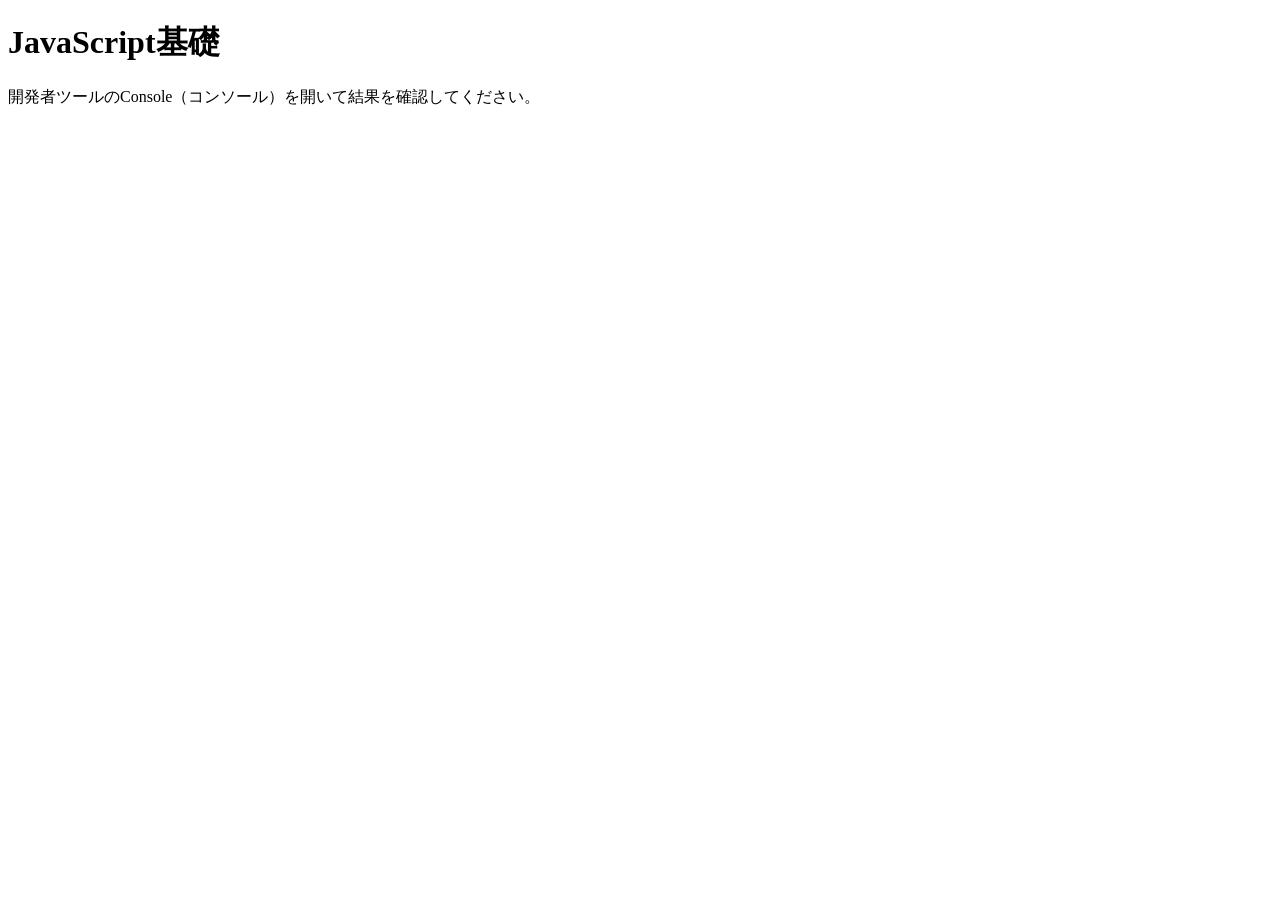
<file: 01_basics/index.html>
<!DOCTYPE html>
<html lang="ja">

<head>
    <meta charset="UTF-8">

    <meta name="viewport" content="width=device-width, initial-scale=1.0">
    <title>01_basics</title>
</head>

<body>
    <h1>JavaScript基礎</h1>
    <p>開発者ツールのConsole（コンソール）を開いて結果を確認してください。</p>
    <script>
        //コメント
        /*複数行
        コメント*/
        console.log('js!', 123);
        console.warn('注意して');
        console.error('間違った');
        const apples = ['apple', 'banana'];

        console.table(apples);
        console.log('yang');

        console.table(['sensei', 'gakusei']);

        const name = 'youshinu';
        console.log(name);
        let name1;
        name1 = 10;
        console.log(name1);
        name1 = 'yangxinyu';
        console.log(name1);
        console.log(2 + 3);
        console.log(15 / 3);
        console.log(5 * 5);
        console.log(1 % 2);
        console.log(3 ** 2);
        let x = 1;
        console.log(x);
        x++;
        console.log(x ** 2);
        console.log(typeof x)


        console.log('tri' + 'dent');
        console.log(10 + 'px')
        const person = `ddd`;
        const pointe = 120;
        console.log(`こんにちは、${person}です。
        点数は${pointe}です。`)
    </script>
</body>

</html>
</file>
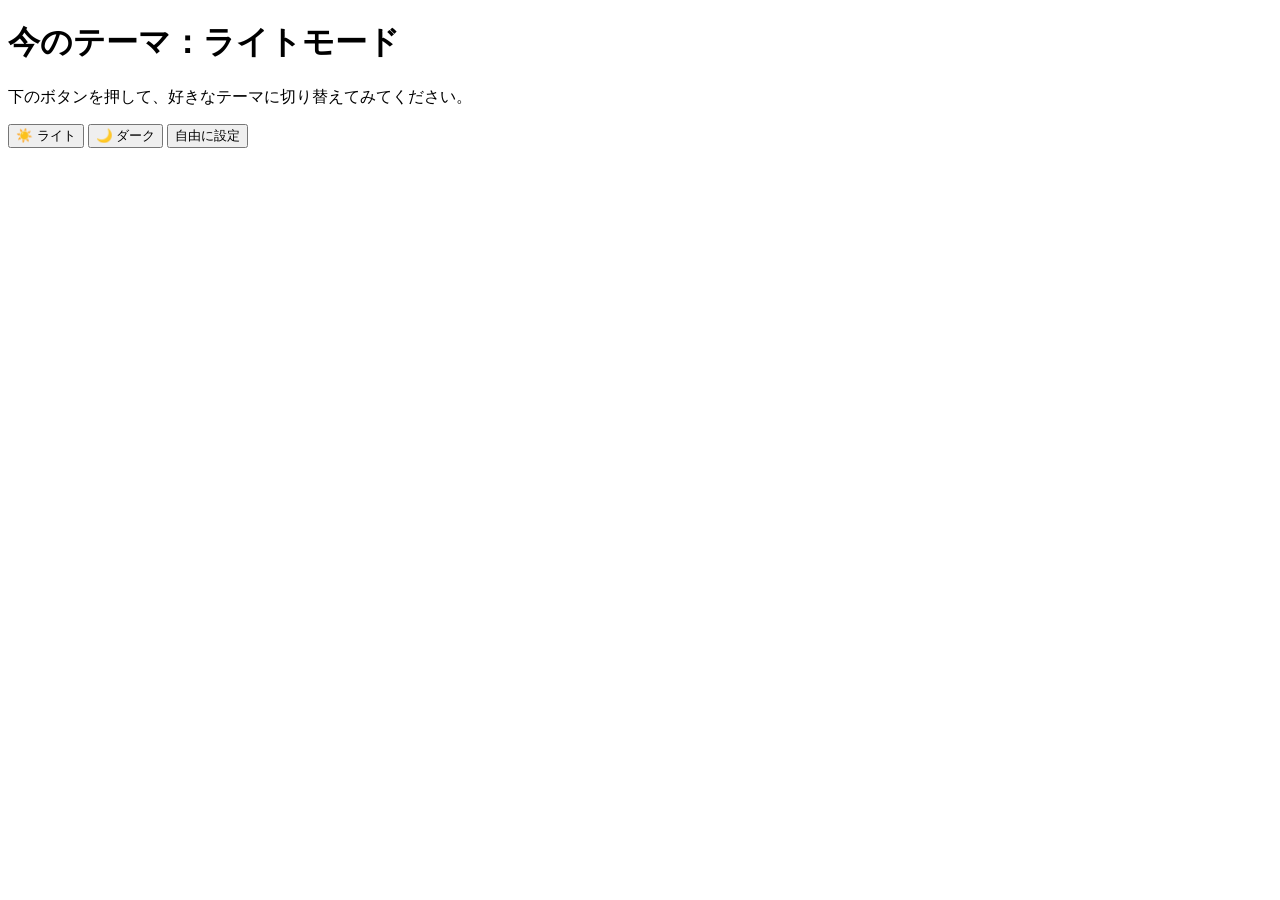
<file: 02_dom/index.html>
<!-- <!DOCTYPE html>
<html lang="ja">
<head>
    <meta charset="UTF-8">
    <meta name="viewport" content="width=device-width, initial-scale=1.0">
    <title>02_DOMの取得と要素の書き換え</title>
    <script defer src="./js/main.js"></script>
</head>
<body>
    <h1 id="main-title">JavaScriptで画面を動かそう</h1>
    <p id="intro">この文章はJavaScriptによって書き換えられます。</p>
    <button id="change-btn">内容を変更する</button>
</body>
</html> -->
<!DOCTYPE html>
<html lang="ja">

<head>
    <meta charset="UTF-8">
    <meta name="viewport" content="width=device-width, initial-scale=1.0">
    <title>02_課題「テーマスイッチャー」</title>
    <script defer src="js/main.js"></script>
</head>

<body>
    <h1 id="theme-title">今のテーマ：ライトモード</h1>
    <p id="theme-desc">下のボタンを押して、好きなテーマに切り替えてみてください。</p>

    <div class="btn-group">
        <button id="btn-light">☀️ ライト</button>
        <button id="btn-dark">🌙 ダーク</button>
        <button id="btn-lightgreen">自由に設定</button>
    </div>
</body>

</html>
</file>
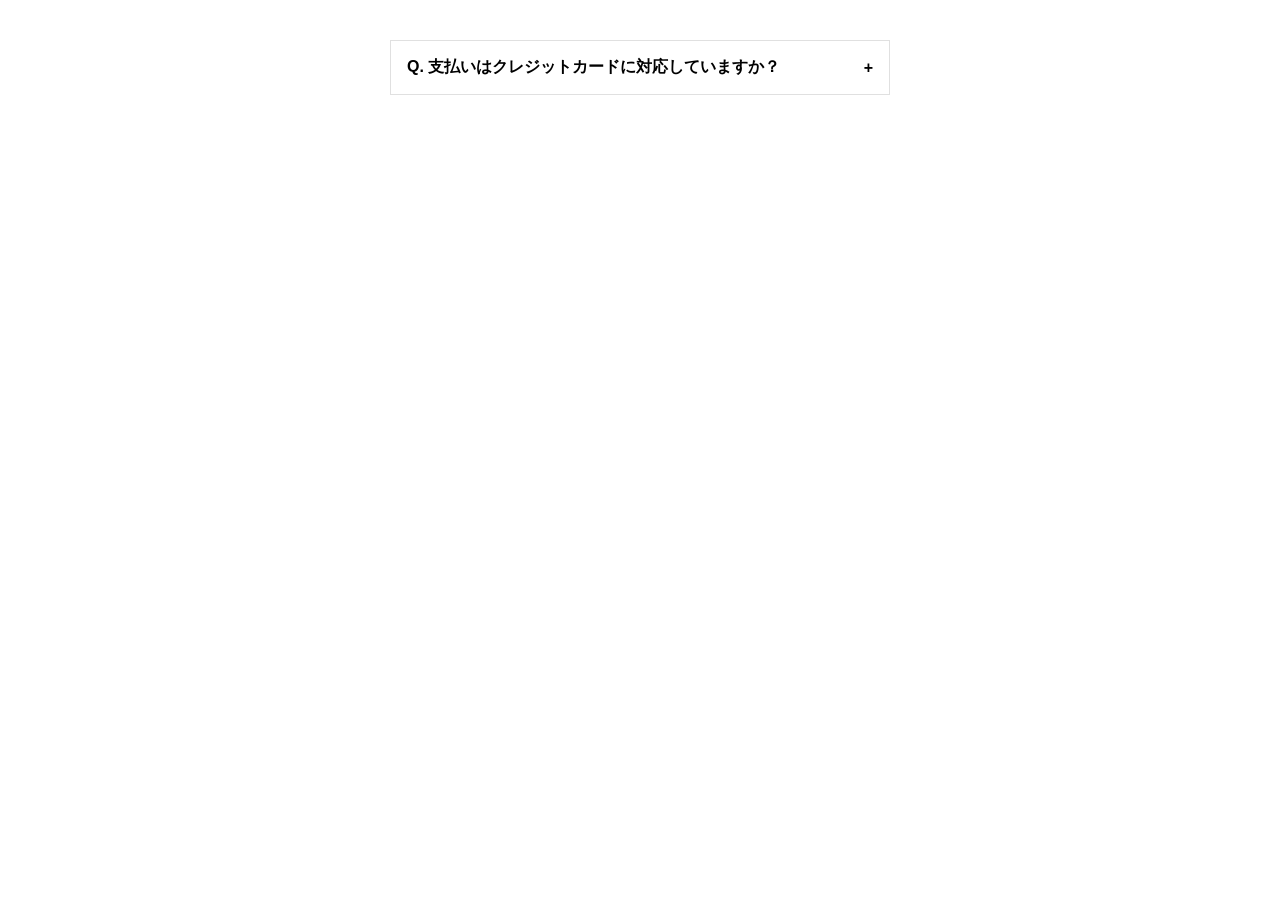
<file: 03_events/sample copy 2/index.html>
<!DOCTYPE html>
<html lang="ja">
<head>
    <meta charset="UTF-8">
    <meta name="viewport" content="width=device-width, initial-scale=1.0">
    <title>03_宿題</title>
    <link rel="stylesheet" href="css/style.css">
    <script defer src="js/main.js"></script>
</head>
<body>
    <div class="accordion">
        <div class="accordion-item">
            <button id="accordion-btn" class="accordion-btn">
                Q. 支払いはクレジットカードに対応していますか？
                <span class="icon">+</span>
            </button>
            <div id="accordion-content" class="accordion-content">
                <p>はい、主要なクレジットカード（Visa, MasterCard, JCBなど）に対応しております。</p>
            </div>
        </div>
    </div>
</body>
</html>
</file>
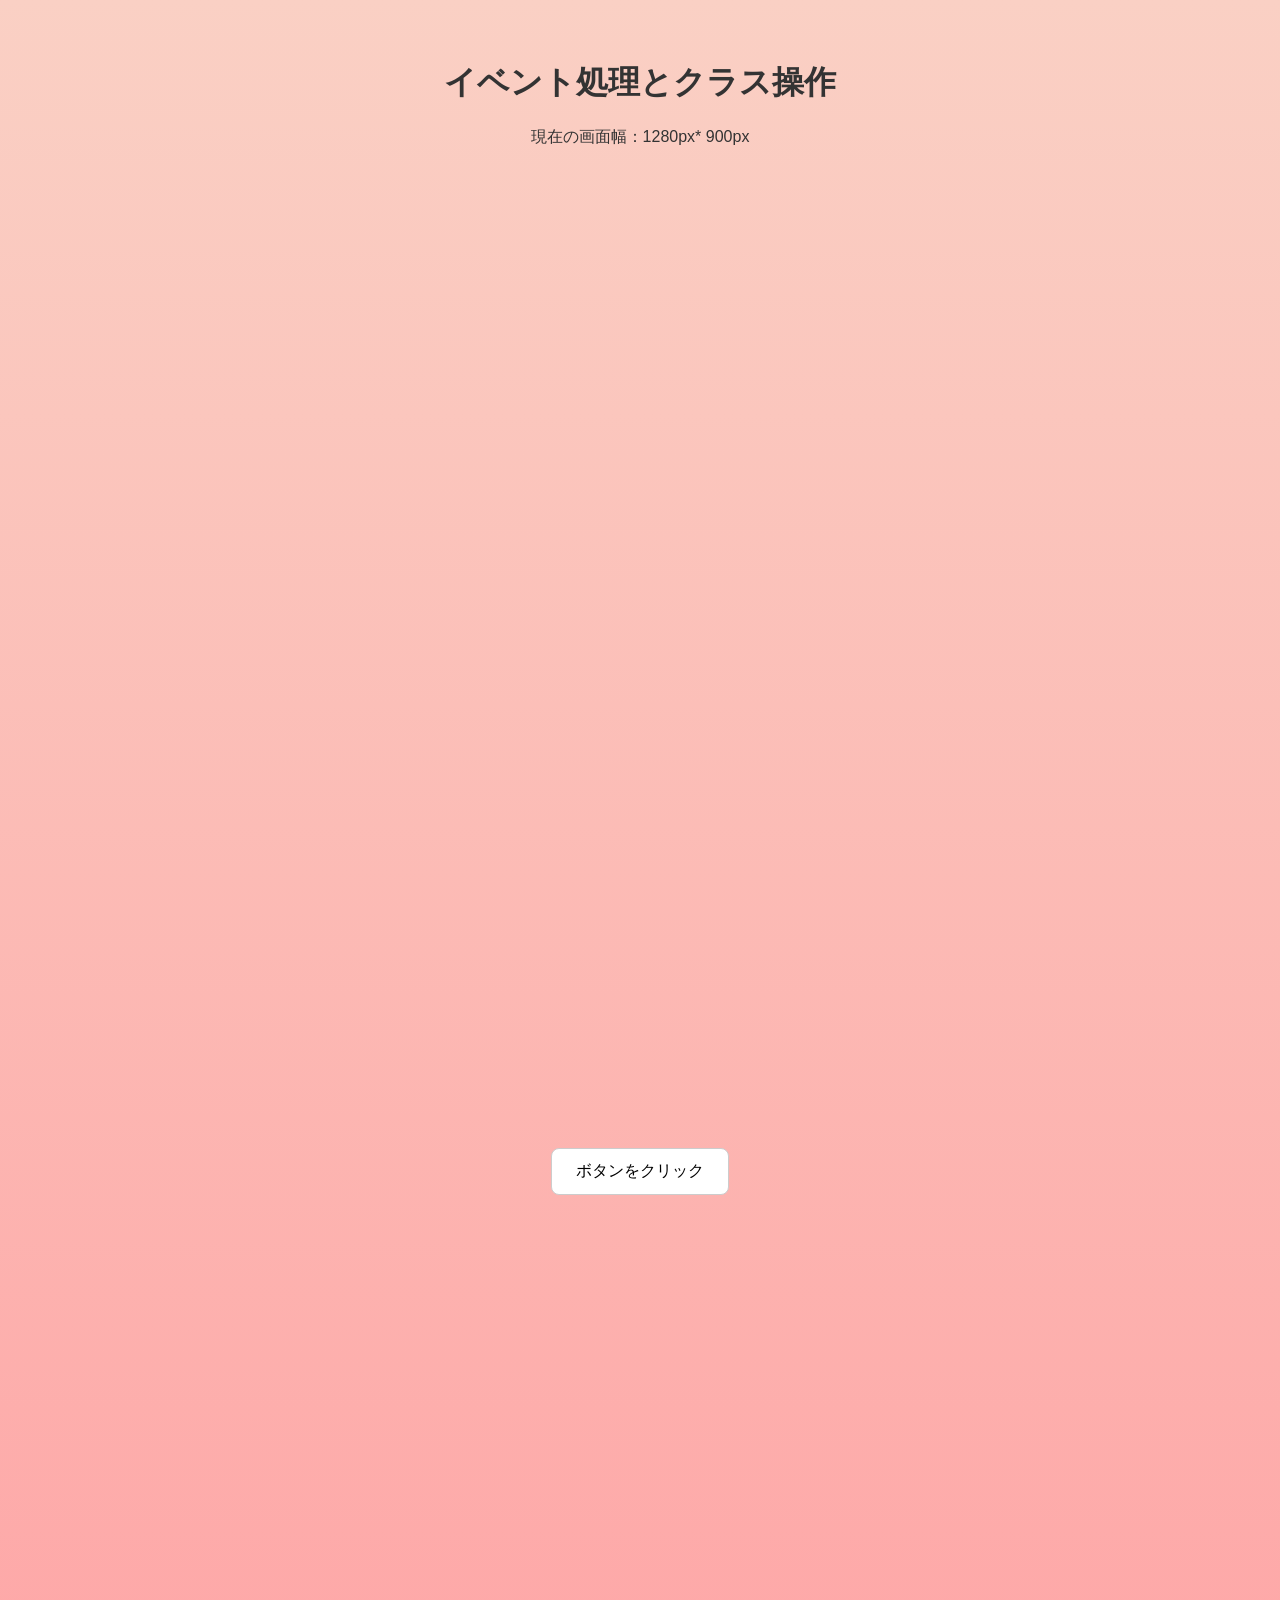
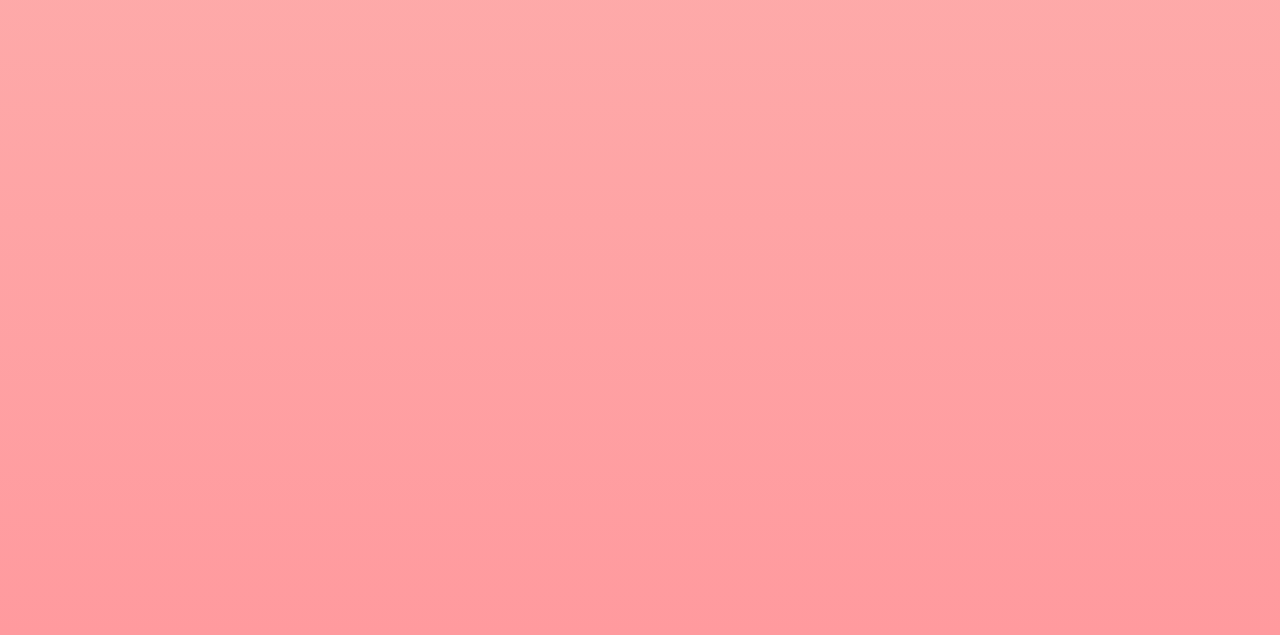
<file: 03_events/sample copy 3/index.html>
<!DOCTYPE html>
<html lang="ja">
<head>
    <meta charset="UTF-8">
    <meta name="viewport" content="width=device-width, initial-scale=1.0">
    <title>03_イベント処理とクラス操作</title>
    <link rel="stylesheet" href="css/style.css">
    <script defer src="js/main.js"></script>
</head>
<body>
    <div class="container">
        <h1 id="main-title">イベント処理とクラス操作</h1>
        <div class="size-display">
            現在の画面幅：<span id="window-width">0</span>px*
            <span id="window-heigh">0</span>px
        </div>
        <button id="btn" class="btn">ボタンをクリック</button>
    </div>
</body>
</html>
</file>
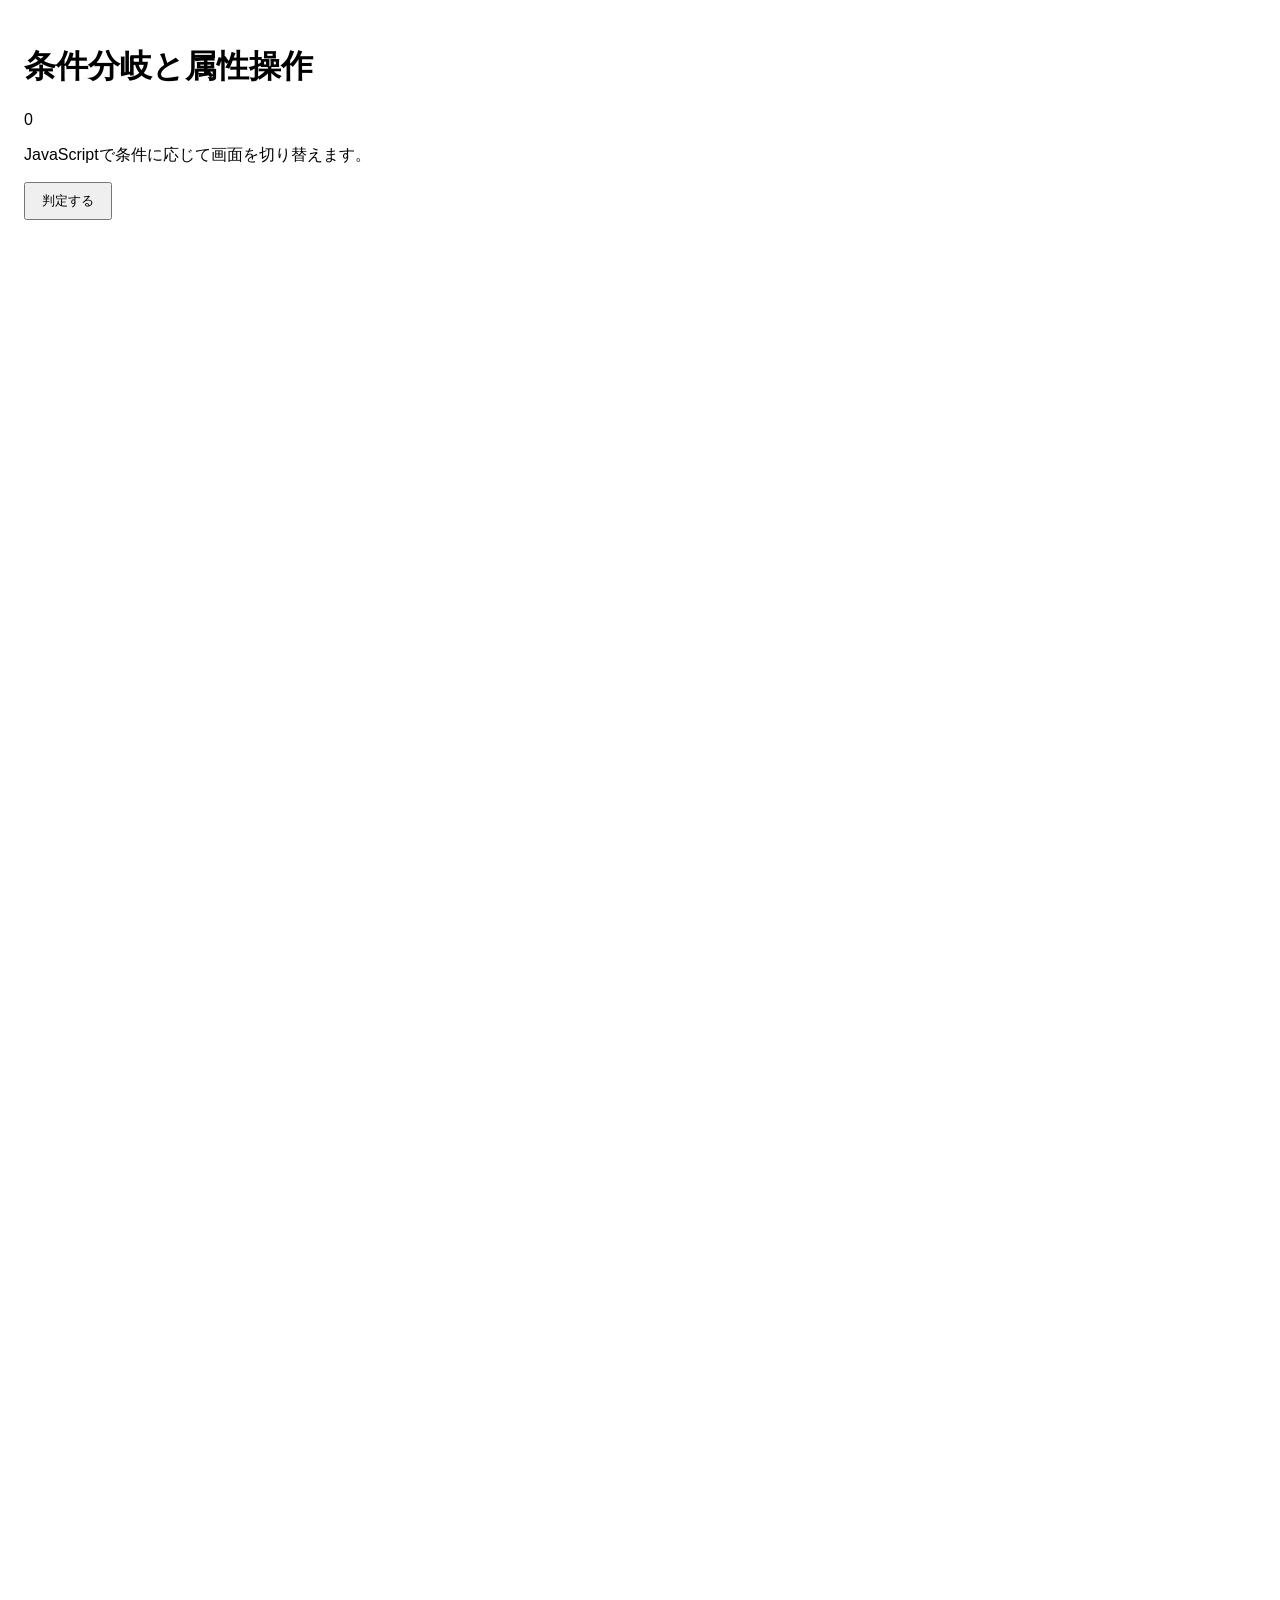
<file: 04_conditions/practice01/index.html>
<!-- <!DOCTYPE html>
<html lang="ja">
<head>
    <meta charset="UTF-8">
    <meta name="viewport" content="width=device-width, initial-scale=1.0">
    <title>04_条件分岐と属性操作</title>
    <link rel="stylesheet" href="css/style.css">
    <script defer src="js/main.js"></script>
</head>
<body> -->
<!-- 画面上部に固定するヘッダー -->
<!-- <header id="header" class="site-header">
        <div class="header-inner">
            <div class="logo">MyBrand</div>
            <nav class="nav">
                <a href="#">Home</a>
                <a href="#">About</a>
                <a href="#">Contact</a>
            </nav>
        </div>
    </header>

    <div class="container">
        <h1 id="main-title">条件分岐と属性操作</h1>
        <p id="message">JavaScriptで条件に応じて画面を切り替えます。</p>
        <button id="btn" class="btn">判定する</button>
    </div>
</body>
</html> -->


<!DOCTYPE html>
<html lang="ja">
<head>
    <meta charset="UTF-8">
    <meta name="viewport" content="width=device-width, initial-scale=1.0">
    <title>04_条件分岐</title>
    <link rel="stylesheet" href="css/style.css">
    <script defer src="js/main.js"></script>
</head>
<body>
    <h1 id="main-title">条件分岐と属性操作</h1>
    <p id="count">0</p>
    <p id="message">JavaScriptで条件に応じて画面を切り替えます。</p>
    <button id="btn">判定する</button>
    <button id="page-top" class="page-top">TOP</button>
</body>
</html>
</file>
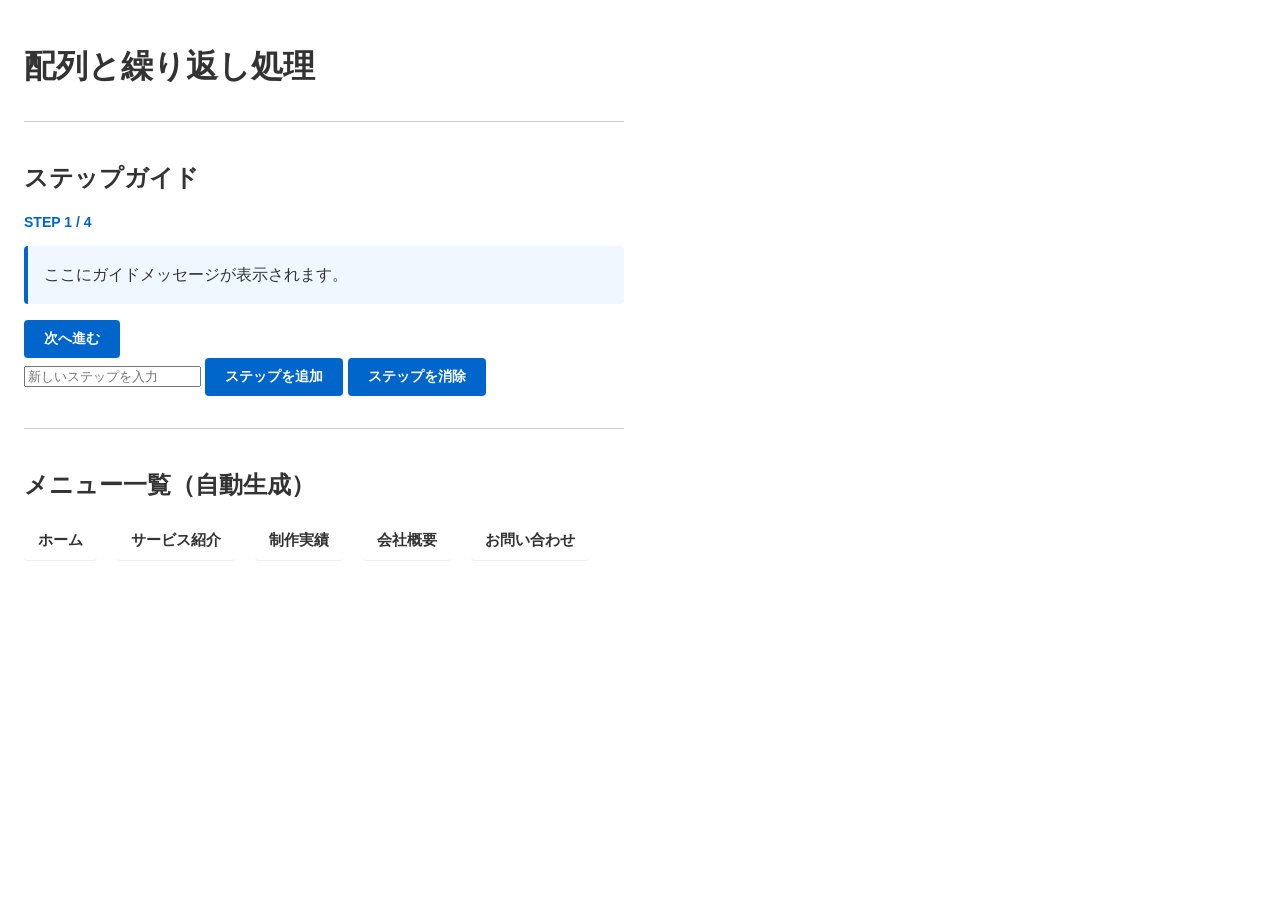
<file: 05_arrays_loops/practice01/index.html>
<!DOCTYPE html>
<html lang="ja">
<head>
    <meta charset="UTF-8">
    <meta name="viewport" content="width=device-width, initial-scale=1.0">
    <title>05_配列と繰り返し処理</title>
    <link rel="stylesheet" href="css/style.css">
    <script defer src="js/main.js"></script>
</head>
<body>
    <h1 id="main-title">配列と繰り返し処理</h1>

    <!-- 練習1で使用：ステップメッセージ表示エリア -->
    <section>
        <h2>ステップガイド</h2>
        <p id="step-indicator">STEP 1 / 4</p>
        <p id="step-message">ここにガイドメッセージが表示されます。</p>
        <button id="next-btn">次へ進む</button>

        <!-- ※下の入力フォームは次の練習で使用します -->
        <div class="add-step-form">
            <input type="text" id="new-step-input" placeholder="新しいステップを入力">
            <button type="button" id="add-btn">ステップを追加</button>
            <button type="button" id="remove-btn">ステップを消除</button>
        </div>
    </section>

    <!-- 練習3で使用：メニューリスト自動生成エリア -->
    <section>
        <h2>メニュー一覧（自動生成）</h2>
        <ul id="menu-list"></ul>
    </section>
</body>
</html>
</file>
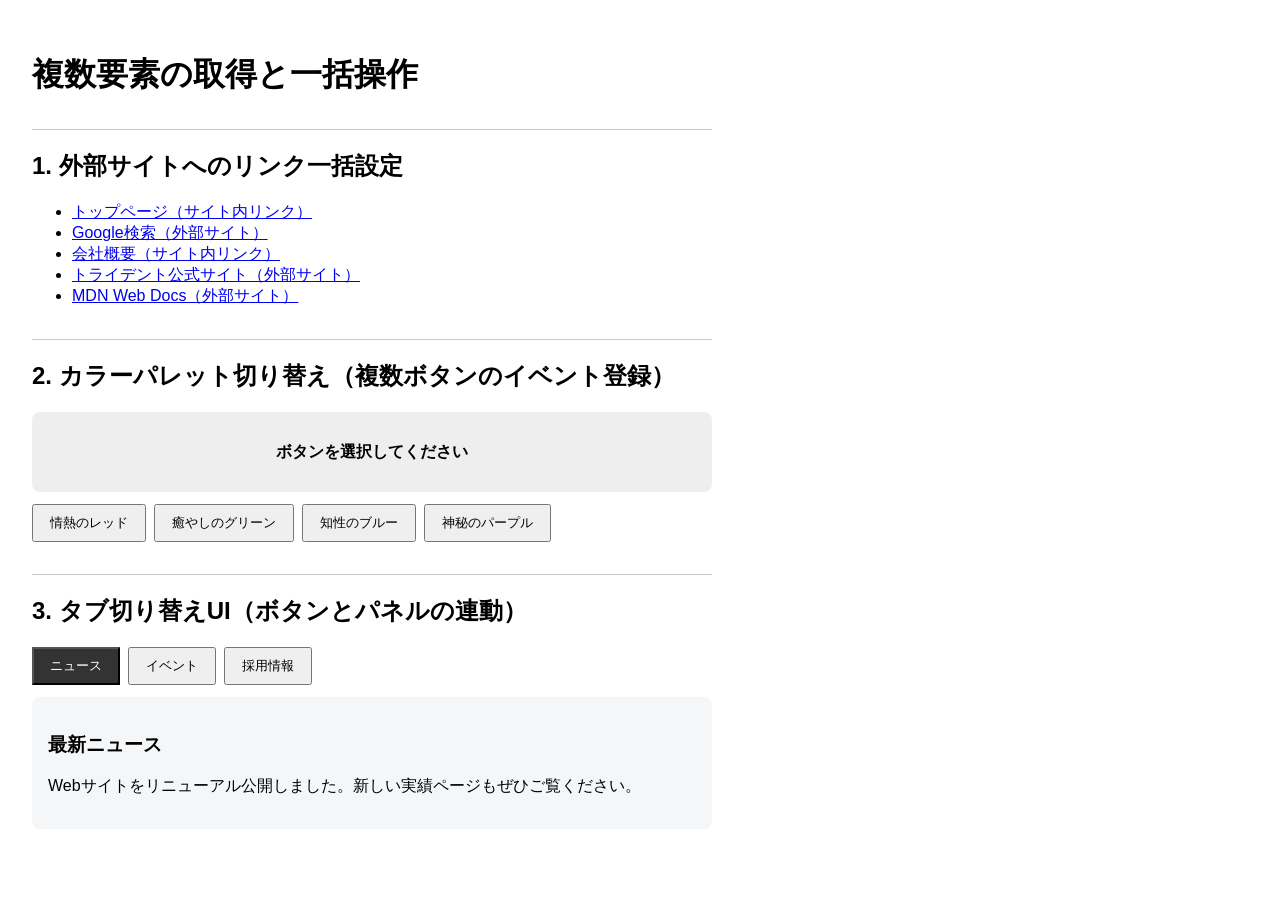
<file: 05_arrays_loops/practice02/index.html>
<!DOCTYPE html>
<html lang="ja">
<head>
    <meta charset="UTF-8">
    <meta name="viewport" content="width=device-width, initial-scale=1.0">
    <title>05_複数要素の一括操作</title>
    <link rel="stylesheet" href="css/style.css">
    <script defer src="js/main.js"></script>
</head>
<body>
    <h1>複数要素の取得と一括操作</h1>

    <!-- 1. 外部リンクの一括設定エリア -->
    <section>
        <h2>1. 外部サイトへのリンク一括設定</h2>
        <ul class="link-list">
            <li><a href="index.html">トップページ（サイト内リンク）</a></li>
            <li><a href="https://www.google.com">Google検索（外部サイト）</a></li>
            <li><a href="about.html">会社概要（サイト内リンク）</a></li>
            <li><a href="https://computer.trident.ac.jp">トライデント公式サイト（外部サイト）</a></li>
            <li><a href="https://developer.mozilla.org/ja/">MDN Web Docs（外部サイト）</a></li>
        </ul>
    </section>

    <!-- 2. カラーパレット切り替えエリア -->
    <section>
        <h2>2. カラーパレット切り替え（複数ボタンのイベント登録）</h2>
        <div id="color-preview" class="color-preview">ボタンを選択してください</div>
        <div class="btn-group">
            <button type="button" class="color-btn">情熱のレッド</button>
            <button type="button" class="color-btn">癒やしのグリーン</button>
            <button type="button" class="color-btn">知性のブルー</button>
            <button type="button" class="color-btn">神秘のパープル</button>
        </div>
    </section>

    <!-- 3. タブ切り替えエリア -->
    <section>
        <h2>3. タブ切り替えUI（ボタンとパネルの連動）</h2>
        <div class="tab-buttons">
            <button type="button" class="tab-btn is-active">ニュース</button>
            <button type="button" class="tab-btn">イベント</button>
            <button type="button" class="tab-btn">採用情報</button>
        </div>

        <div class="tab-contents">
            <div class="tab-panel is-active">
                <h3>最新ニュース</h3>
                <p>Webサイトをリニューアル公開しました。新しい実績ページもぜひご覧ください。</p>
            </div>
            <div class="tab-panel">
                <h3>イベント情報</h3>
                <p>春のオープンキャンパス＆Webデザイン体験授業を来月開催します。</p>
            </div>
            <div class="tab-panel">
                <h3>採用情報</h3>
                <p>2027年度 新卒Webデザイナー・フロントエンドエンジニアの募集要項を公開しました。</p>
            </div>
        </div>
    </section>
</body>
</html>
</file>
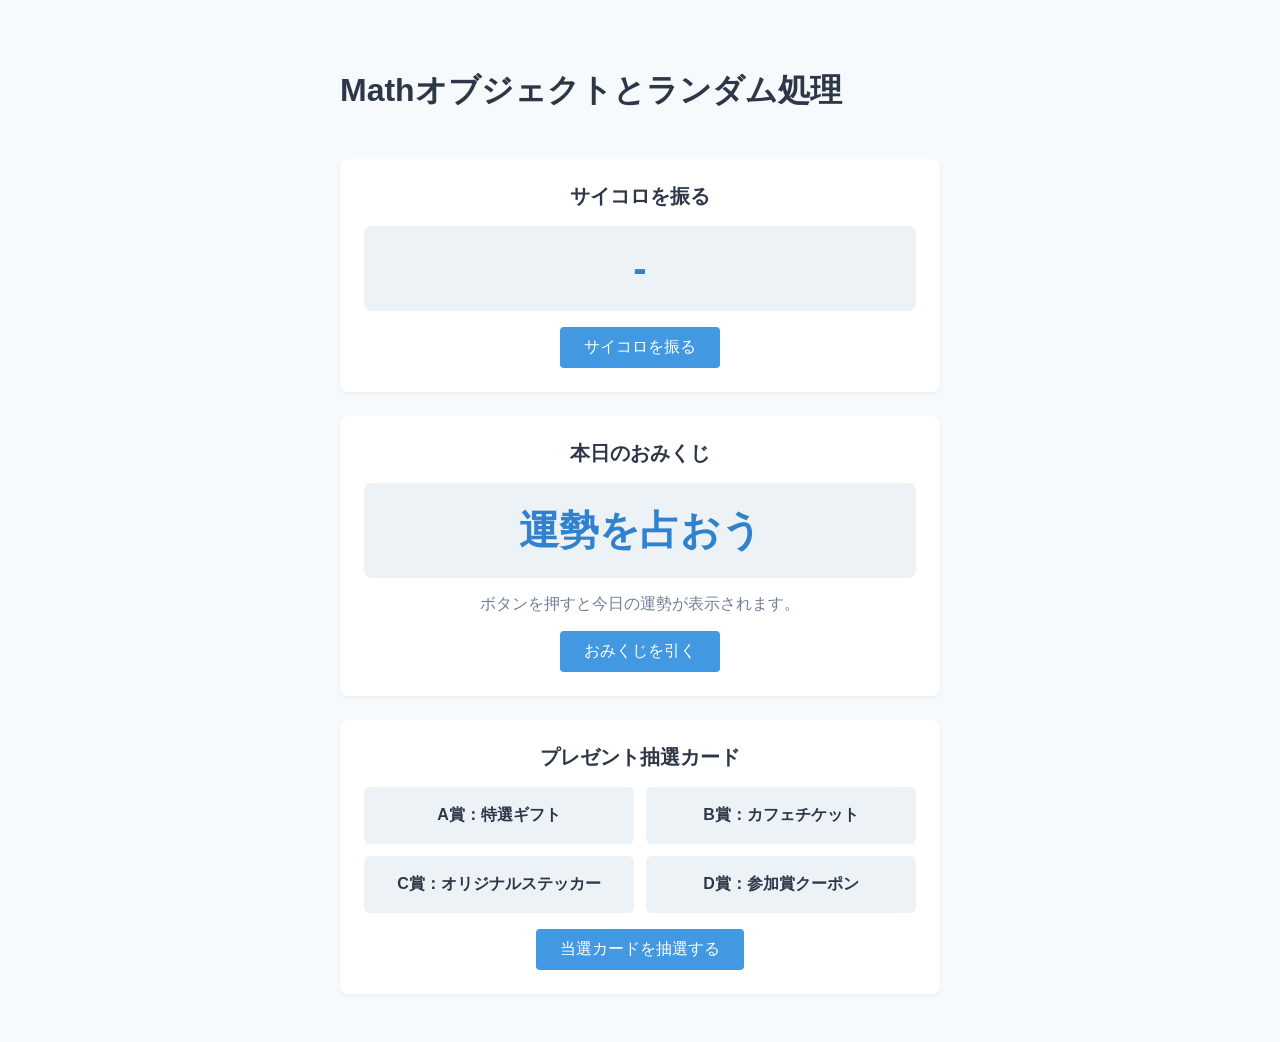
<file: 06_math_random/practice01/index.html>
<!DOCTYPE html>
<html lang="ja">
<head>
    <meta charset="UTF-8">
    <meta name="viewport" content="width=device-width, initial-scale=1.0">
    <title>06_ループの応用とMathオブジェクト</title>
    <link rel="stylesheet" href="css/style.css">
    <script defer src="js/main.js"></script>
</head>
<body>
    <div class="container">
        <h1>Mathオブジェクトとランダム処理</h1>

        <!-- 演習1：サイコロシミュレーター -->
        <section class="demo-box">
            <h2>サイコロを振る</h2>
            <div id="dice-result" class="result-display">-</div>
            <button type="button" id="roll-dice-btn" class="action-btn">サイコロを振る</button>
        </section>

        <!-- 演習2：おみくじUI -->
        <section class="demo-box">
            <h2>本日のおみくじ</h2>
            <div id="omikuji-result" class="result-display">運勢を占おう</div>
            <p id="omikuji-message" class="sub-message">ボタンを押すと今日の運勢が表示されます。</p>
            <button type="button" id="omikuji-btn" class="action-btn">おみくじを引く</button>
        </section>

        <!-- 演習3：ランダム当選カード（querySelectorAll × 排他制御） -->
        <section class="demo-box">
            <h2>プレゼント抽選カード</h2>
            <div class="card-grid">
                <div class="card">A賞：特選ギフト</div>
                <div class="card">B賞：カフェチケット</div>
                <div class="card">C賞：オリジナルステッカー</div>
                <div class="card">D賞：参加賞クーポン</div>
            </div>
            <button type="button" id="draw-card-btn" class="action-btn">当選カードを抽選する</button>
        </section>
    </div>
</body>
</html>
</file>
<file: 03_events/sample copy 2/css/style.css>
.accordion {
    max-width: 500px;
    margin: 40px auto;
}

.accordion-btn {
    width: 100%;
    padding: 16px;
    text-align: left;
    background-color: #ffffff;
    border: 1px solid #e0e0e0;
    cursor: pointer;
    display: flex;
    justify-content: space-between;
    align-items: center;
    font-size: 16px;
    font-weight: bold;
}

.accordion-content {
    display: none;
    /* 初期状態は非表示 */
    padding: 16px;
    background-color: #f9f9f9;
    border: 1px solid #e0e0e0;
    border-top: none;
}

.accordion-content.is-open {
    display: block;
}

.icon.is-open {
    transform: rotate(45deg);
}
</file>
<file: 03_events/sample copy 3/css/style.css>
@charset "UTF-8";

body {
    margin: 0;
    padding: 40px 20px;
    font-family: sans-serif;
    background-color: #f4f6f8;
    color: #333333;
}

.container {
    max-width: 600px;
    margin: 0 auto;
    text-align: center;
}

.btn {
    margin: 1000px 0;
    padding: 12px 24px;
    font-size: 16px;
    border: 1px solid #cccccc;
    border-radius: 8px;
    background-color: #ffffff;
    cursor: pointer;
    /* transition: all 0.3s ease; */
}

.btn:hover {
    opacity: 0.8;
}

.btn.is-active {
    background-color: aquamarine;
    color: #ffffff;
}
</file>
<file: 04_conditions/practice01/css/style.css>
/* @charset "UTF-8";

body {
    margin: 0;
    padding: 40px 20px;
    font-family: sans-serif;
    background-color: #f4f6f8;
    color: #333333;
}

.container {
    max-width: 600px;
    margin: 0 auto;
    text-align: center;
    background-color: #ffffff;
    padding: 32px;
    border-radius: 12px;
    box-shadow: 0 4px 12px rgba(0, 0, 0, 0.05);
}

.btn {
    padding: 12px 24px;
    font-size: 16px;
    border: 1px solid #cccccc;
    border-radius: 8px;
    background-color: #0066cc;
    color: #ffffff;
    cursor: pointer;
    transition: all 0.3s ease;
}

.btn:hover {
    opacity: 0.85;
} */




/* 固定ヘッダー */
/* .site-header {
    position: fixed;
    top: 0;
    left: 0;
    width: 100%;
    padding: 20px 32px;
    box-sizing: border-box;
    background-color: transparent;
    transition: all 0.3s ease;
    z-index: 100;
}

.site-header .header-inner {
    max-width: 1000px;
    margin: 0 auto;
    display: flex;
    justify-content: space-between;
    align-items: center;
}

.site-header .logo {
    font-size: 20px;
    font-weight: bold;
}

.site-header .nav a {
    margin-left: 20px;
    text-decoration: none;
    color: #333333;
} */

/* 200px以上スクロールしたときの状態（状態クラス） */
/* .site-header.is-scrolled {
    background-color: rgba(255, 255, 255, 0.95);
    padding: 12px 32px; */
/* 少しスリムにする */
/* box-shadow: 0 2px 10px rgba(0, 0, 0, 0.1);
    backdrop-filter: blur(8px);
} */

/* ページをスクロールできるように一時的に余白を持たせる */
/* .container {
    margin-top: 100px;
    margin-bottom: 1200px; */
/* スクロール用の大きな余白 */
/* } */


@charset "UTF-8";

body {
    margin: 0;
    padding: 24px;
    font-family: sans-serif;
    max-width: 600px;
    min-height: 2000px;
}

button {
    padding: 8px 16px;
    cursor: pointer;
}


/* トップへ戻るボタン（初期状態は非表示） */
.page-top {
    position: fixed;
    right: 24px;
    bottom: 24px;
    padding: 14px 20px;
    font-size: 14px;
    font-weight: bold;
    border: none;
    border-radius: 50px;
    background-color: #333333;
    color: #ffffff;
    cursor: pointer;
    /* 看不到 */
    opacity: 0;
    visibility: hidden;
    transition: opacity 0.3s ease, visibility 0.3s ease;
    box-shadow: 0 4px 12px rgba(0, 0, 0, 0.15);
}

.page-top:hover {
    background-color: #555555;
}

/* 300px以上スクロールしたときの状態（状態クラス） */
.page-top.is-active {
    opacity: 1;
    visibility: visible;
}

/* ページをスクロールできるように一時的に余白を持たせる */
</file>
<file: 05_arrays_loops/practice01/css/style.css>
@charset "UTF-8";

body {
    margin: 0;
    padding: 24px;
    font-family: sans-serif;
    max-width: 600px;
    color: #333333;
}

section {
    margin-top: 32px;
    padding-top: 20px;
    border-top: 1px solid #cccccc;
}

#step-indicator {
    font-size: 14px;
    font-weight: bold;
    color: #0066cc;
    margin-bottom: 4px;
}

#step-message {
    font-size: 16px;
    line-height: 1.6;
    padding: 16px;
    background-color: #f0f7ff;
    border-left: 4px solid #0066cc;
    border-radius: 4px;
    margin-bottom: 16px;
}

button {
    padding: 10px 20px;
    font-size: 14px;
    font-weight: bold;
    cursor: pointer;
    background-color: #0066cc;
    color: #ffffff;
    border: none;
    border-radius: 4px;
}

button:hover {
    opacity: 0.85;
}

#menu-list {
    list-style: none;
    padding: 0;
    margin: 0;
    display: flex;
    gap: 20px;
}

#menu-list li {
    padding: 10px 14px;
    border-bottom: 1px solid #eeeeee;
    font-size: 15px;
    border-radius: 4px;
    font-weight: bold;
}

#menu-list li:hover {
    background-color: #0066cc;
    color: #ffffff;
}
</file>
<file: 05_arrays_loops/practice02/css/style.css>
@charset "UTF-8";

body {
    padding: 24px;
    font-family: sans-serif;
    max-width: 680px;
}

section {
    margin-top: 32px;
    border-top: 1px solid #ccc;
}

.color-preview {
    height: 80px;
    background: #eee;
    display: grid;
    place-items: center;
    font-weight: bold;
    border-radius: 8px;
    margin-bottom: 12px;
}

.btn-group,
.tab-buttons {
    display: flex;
    gap: 8px;
    flex-wrap: wrap;
}

button {
    padding: 8px 16px;
    cursor: pointer;
}

button.is-active {
    background: #333;
    color: #fff;
}

.tab-panel {
    display: none;
    margin-top: 12px;
    padding: 16px;
    background: #f4f6f8;
    border-radius: 8px;
}

.tab-panel.is-active {
    display: block;
}
</file>
<file: 06_math_random/practice01/css/style.css>
@charset "UTF-8";

* {
    box-sizing: border-box;
}

body {
    font-family: sans-serif;
    padding: 40px 20px;
    background-color: #f7fafc;
    color: #2d3748;
}

.container {
    max-width: 600px;
    margin: 0 auto;
    display: flex;
    flex-direction: column;
    gap: 24px;
}

.demo-box {
    background: #ffffff;
    padding: 24px;
    border-radius: 8px;
    box-shadow: 0 2px 4px rgba(0, 0, 0, 0.05);
    text-align: center;
}

.demo-box h2 {
    margin-top: 0;
    margin-bottom: 16px;
    font-size: 1.25rem;
}

.result-display {
    font-size: 2.5rem;
    font-weight: bold;
    padding: 20px;
    background-color: #edf2f7;
    border-radius: 8px;
    margin-bottom: 16px;
    color: #3182ce;
}

.sub-message {
    margin-top: 0;
    margin-bottom: 16px;
    color: #718096;
}

.action-btn {
    padding: 10px 24px;
    background-color: #4299e1;
    color: #ffffff;
    border: none;
    border-radius: 4px;
    font-size: 1rem;
    cursor: pointer;
}

.action-btn:hover {
    background-color: #3182ce;
}

/* 演習3：カードグリッドとアクティブ状態 */
.card-grid {
    display: grid;
    grid-template-columns: repeat(2, 1fr);
    gap: 12px;
    margin-bottom: 16px;
}

.card {
    padding: 16px;
    background-color: #edf2f7;
    border-radius: 6px;
    font-weight: bold;
    border: 2px solid transparent;
    transition: all 0.2s ease;
}

.card.is-active {
    background-color: #ebf8ff;
    border-color: #3182ce;
    color: #2b6cb0;
    box-shadow: 0 0 10px rgba(49, 130, 206, 0.3);
}
</file>
